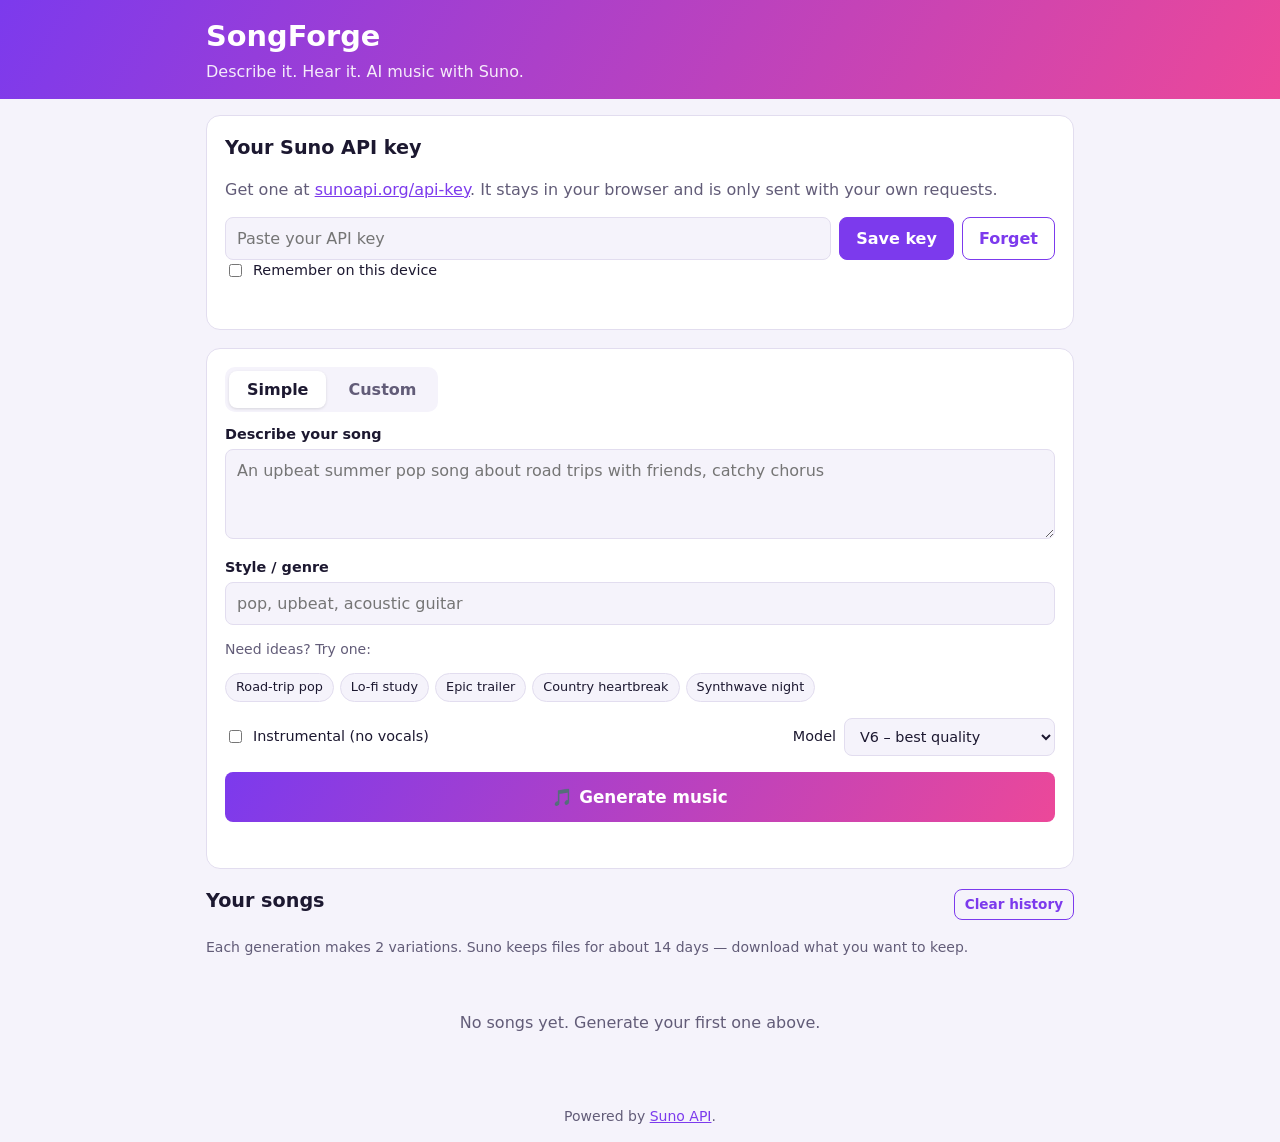
<file: music-app/index.html>
<!doctype html>
<html lang="en">
<head>
  <meta charset="utf-8">
  <meta name="viewport" content="width=device-width, initial-scale=1">
  <title>SongForge</title>
  <meta name="description" content="Generate AI music with the Suno API.">
  <link rel="stylesheet" href="style.css">
</head>
<body>
  <header class="topbar">
    <div class="wrap topbar-inner">
      <div>
        <h1>SongForge</h1>
        <p class="tagline">Describe it. Hear it. AI music with Suno.</p>
      </div>
      <div class="credits" id="credits" hidden>Credits: <strong id="creditsValue">–</strong></div>
    </div>
  </header>

  <main class="wrap">
    <!-- API key -->
    <section class="card" id="keyCard">
      <h2>Your Suno API key</h2>
      <p class="muted">Get one at <a href="https://sunoapi.org/api-key" target="_blank" rel="noopener">sunoapi.org/api-key</a>. It stays in your browser and is only sent with your own requests.</p>
      <form id="keyForm" class="row">
        <input id="apiKey" type="password" autocomplete="off" placeholder="Paste your API key" required>
        <button type="submit" class="btn">Save key</button>
        <button type="button" class="btn ghost" id="clearKey">Forget</button>
      </form>
      <label class="check"><input type="checkbox" id="rememberKey"> Remember on this device</label>
      <p class="status" id="keyStatus"></p>
    </section>

    <!-- Generator -->
    <section class="card">
      <div class="tabs" role="tablist">
        <button type="button" class="tab active" data-mode="simple" role="tab">Simple</button>
        <button type="button" class="tab" data-mode="custom" role="tab">Custom</button>
      </div>

      <form id="genForm">
        <div class="mode-simple">
          <label for="prompt">Describe your song</label>
          <textarea id="prompt" rows="3" maxlength="3000" placeholder="An upbeat summer pop song about road trips with friends, catchy chorus"></textarea>
          <label for="simpleStyle">Style / genre</label>
          <input id="simpleStyle" maxlength="1000" placeholder="pop, upbeat, acoustic guitar">
          <p class="muted small">Need ideas? Try one:</p>
          <div class="chips" id="ideaChips"></div>
        </div>

        <div class="mode-custom" hidden>
          <div class="grid2">
            <div>
              <label for="title">Title</label>
              <input id="title" maxlength="80" placeholder="Midnight Drive">
            </div>
            <div>
              <label for="style">Style / genre</label>
              <input id="style" maxlength="1000" placeholder="synthwave, retro, dreamy female vocals">
            </div>
          </div>
          <div class="lyrics-head">
            <label for="lyrics">Lyrics</label>
            <button type="button" class="btn small ghost" id="openLyrics">✨ Write lyrics with AI</button>
          </div>
          <textarea id="lyrics" rows="8" maxlength="5000" placeholder="[Verse]&#10;Neon lights across the dashboard glow&#10;&#10;[Chorus]&#10;..."></textarea>

          <details class="advanced">
            <summary>Advanced options</summary>
            <div class="grid2">
              <div>
                <label for="vocalGender">Vocal gender</label>
                <select id="vocalGender">
                  <option value="">Any</option>
                  <option value="f">Female</option>
                  <option value="m">Male</option>
                </select>
              </div>
              <div>
                <label for="duration">Length (seconds, 10–360)</label>
                <input id="duration" type="number" min="10" max="360" step="1" value="120">
              </div>
            </div>
            <label for="negativeTags">Avoid these styles</label>
            <input id="negativeTags" maxlength="1000" placeholder="heavy metal, screaming">
            <div class="grid2">
              <div>
                <label for="styleWeight">Style adherence <output id="styleWeightOut">0.65</output></label>
                <input id="styleWeight" type="range" min="0" max="1" step="0.05" value="0.65">
              </div>
              <div>
                <label for="weirdness">Weirdness <output id="weirdnessOut">0.50</output></label>
                <input id="weirdness" type="range" min="0" max="1" step="0.05" value="0.5">
              </div>
            </div>
          </details>
        </div>

        <div class="row options">
          <label class="check"><input type="checkbox" id="instrumental"> Instrumental (no vocals)</label>
          <label class="inline">Model
            <select id="model">
              <option value="V6">V6 – best quality</option>
              <option value="V6_MINI">V6 Mini – faster</option>
              <option value="V6_WILD">V6 Wild – experimental</option>
            </select>
          </label>
        </div>

        <button type="submit" class="btn primary big" id="genBtn">🎵 Generate music</button>
        <p class="status" id="genStatus" role="status" aria-live="polite"></p>
      </form>
    </section>

    <!-- Results -->
    <section>
      <div class="section-head">
        <h2>Your songs</h2>
        <button type="button" class="btn small ghost" id="clearHistory">Clear history</button>
      </div>
      <p class="muted small">Each generation makes 2 variations. Suno keeps files for about 14 days — download what you want to keep.</p>
      <div id="results" class="results"></div>
      <p class="muted empty" id="emptyMsg">No songs yet. Generate your first one above.</p>
    </section>
  </main>

  <!-- Lyrics dialog -->
  <dialog id="lyricsDialog">
    <form method="dialog" class="dialog-body" id="lyricsForm">
      <h2>Write lyrics with AI</h2>
      <label for="lyricsPrompt">What's the song about? (max 200 characters)</label>
      <input id="lyricsPrompt" maxlength="200" placeholder="Falling in love on a rainy night in the city">
      <div class="row">
        <button type="button" class="btn primary" id="lyricsGo">Generate lyrics</button>
        <button type="submit" class="btn ghost" value="cancel">Close</button>
      </div>
      <p class="status" id="lyricsStatus"></p>
      <div id="lyricsResults" class="lyrics-results"></div>
    </form>
  </dialog>

  <footer class="wrap muted small">Powered by <a href="https://docs.sunoapi.org" target="_blank" rel="noopener">Suno API</a>.</footer>

  <script src="app.js"></script>
</body>
</html>
</file>
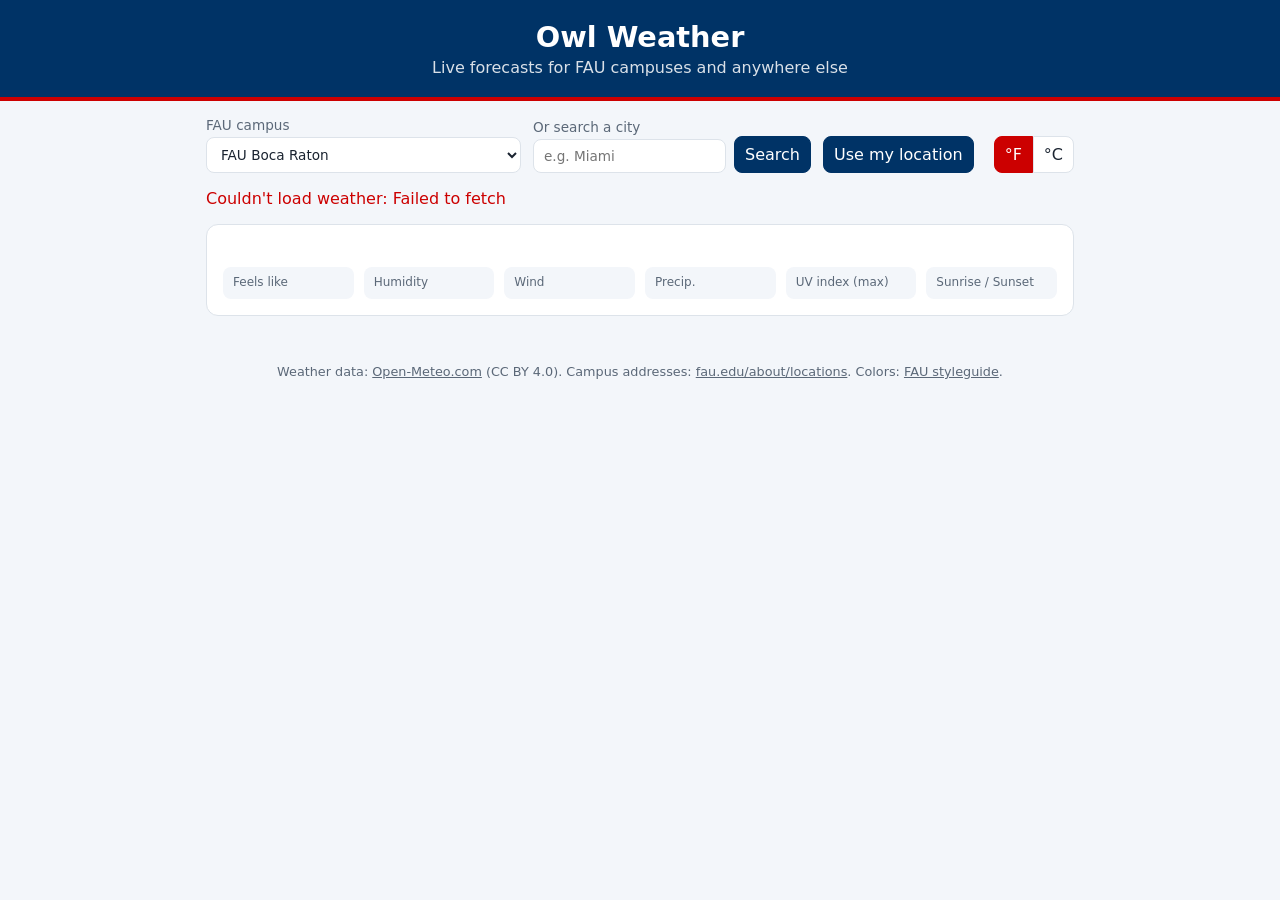
<file: weather-app/index.html>
<!doctype html>
<html lang="en">
<head>
  <meta charset="utf-8">
  <meta name="viewport" content="width=device-width, initial-scale=1">
  <title>Owl Weather</title>
  <link rel="stylesheet" href="style.css">
</head>
<body>
  <header class="topbar">
    <h1>Owl Weather</h1>
    <p class="tagline">Live forecasts for FAU campuses and anywhere else</p>
  </header>

  <main class="wrap">
    <section class="controls" aria-label="Choose a location">
      <label>
        <span>FAU campus</span>
        <select id="campus"></select>
      </label>
      <form id="search-form" class="search">
        <label>
          <span>Or search a city</span>
          <input id="search" type="search" placeholder="e.g. Miami" autocomplete="off">
        </label>
        <button type="submit">Search</button>
      </form>
      <button id="locate" type="button">Use my location</button>
      <div class="units" role="group" aria-label="Units">
        <button type="button" data-unit="fahrenheit" class="active">°F</button>
        <button type="button" data-unit="celsius">°C</button>
      </div>
    </section>

    <ul id="results" class="results" hidden></ul>
    <p id="status" class="status" role="status"></p>

    <section id="current" class="card current" hidden>
      <div>
        <h2 id="place"></h2>
        <p id="address" class="muted"></p>
        <p id="updated" class="muted small"></p>
      </div>
      <div class="now">
        <span id="icon" class="big-icon" aria-hidden="true"></span>
        <span id="temp" class="big-temp"></span>
      </div>
      <p id="desc" class="desc"></p>
      <dl class="stats">
        <div><dt>Feels like</dt><dd id="feels"></dd></div>
        <div><dt>Humidity</dt><dd id="humidity"></dd></div>
        <div><dt>Wind</dt><dd id="wind"></dd></div>
        <div><dt>Precip.</dt><dd id="precip"></dd></div>
        <div><dt>UV index (max)</dt><dd id="uv"></dd></div>
        <div><dt>Sunrise / Sunset</dt><dd id="sun"></dd></div>
      </dl>
    </section>

    <section class="card" id="hourly-card" hidden>
      <h3>Next 24 hours</h3>
      <div id="hourly" class="hourly"></div>
    </section>

    <section class="card" id="daily-card" hidden>
      <h3>7-day forecast</h3>
      <div id="daily" class="daily"></div>
    </section>
  </main>

  <footer class="foot">
    Weather data: <a href="https://open-meteo.com/" target="_blank" rel="noopener">Open-Meteo.com</a> (CC BY 4.0).
    Campus addresses: <a href="https://www.fau.edu/about/locations/" target="_blank" rel="noopener">fau.edu/about/locations</a>.
    Colors: <a href="https://www.fau.edu/styleguide/colors/" target="_blank" rel="noopener">FAU styleguide</a>.
  </footer>

  <script src="app.js"></script>
</body>
</html>
</file>
<file: music-app/style.css>
:root {
  --accent: #7c3aed;
  --accent-2: #ec4899;
  --bg: #f5f3fb;
  --card: #ffffff;
  --text: #1c1830;
  --muted: #625c78;
  --border: #e2ddef;
  --error: #c0262d;
  --ok: #13804b;
}
@media (prefers-color-scheme: dark) {
  :root {
    --bg: #110e1c;
    --card: #1b1729;
    --text: #ece9f6;
    --muted: #a39cba;
    --border: #2e2843;
    --error: #ff7b82;
    --ok: #4cd494;
  }
}
* { box-sizing: border-box; }
body {
  margin: 0;
  font-family: system-ui, -apple-system, "Segoe UI", Roboto, sans-serif;
  background: var(--bg);
  color: var(--text);
  line-height: 1.45;
}
a { color: var(--accent); }
.wrap { max-width: 900px; margin: 0 auto; padding: 16px; }
.muted { color: var(--muted); }
.small { font-size: .875rem; }

.topbar {
  background: linear-gradient(120deg, var(--accent), var(--accent-2));
  color: #fff;
}
.topbar-inner { display: flex; justify-content: space-between; align-items: center; gap: 12px; flex-wrap: wrap; }
.topbar h1 { margin: 0; font-size: 1.8rem; }
.tagline { margin: 2px 0 0; opacity: .9; }
.credits { background: rgba(255,255,255,.18); padding: 6px 12px; border-radius: 999px; }

.card {
  background: var(--card);
  border: 1px solid var(--border);
  border-radius: 14px;
  padding: 18px;
  margin-bottom: 18px;
}
.card h2, section h2 { margin: 0 0 8px; font-size: 1.2rem; }

label { display: block; font-weight: 600; font-size: .9rem; margin: 12px 0 4px; }
label.check, label.inline { display: inline-flex; align-items: center; gap: 8px; margin: 0; font-weight: 500; }
input, textarea, select {
  width: 100%;
  font: inherit;
  color: inherit;
  background: var(--bg);
  border: 1px solid var(--border);
  border-radius: 8px;
  padding: 9px 11px;
}
input[type="checkbox"] { width: auto; }
input[type="range"] { padding: 0; accent-color: var(--accent); }
label.inline select { width: auto; }
textarea { resize: vertical; }
input:focus, textarea:focus, select:focus { outline: 2px solid var(--accent); outline-offset: 1px; }

.row { display: flex; gap: 8px; flex-wrap: wrap; align-items: center; }
.row input:not([type="checkbox"]) { flex: 1 1 220px; }
.row.options { justify-content: space-between; margin: 16px 0; }
.grid2 { display: grid; grid-template-columns: 1fr 1fr; gap: 0 14px; }
@media (max-width: 600px) { .grid2 { grid-template-columns: 1fr; } }

.btn {
  font: inherit;
  font-weight: 600;
  border: 1px solid var(--accent);
  background: var(--accent);
  color: #fff;
  padding: 9px 16px;
  border-radius: 8px;
  cursor: pointer;
  text-decoration: none;
  display: inline-block;
}
.btn:hover { filter: brightness(1.08); }
.btn:disabled { opacity: .55; cursor: not-allowed; }
.btn.ghost { background: transparent; color: var(--accent); }
.btn.small { padding: 5px 10px; font-size: .85rem; }
.btn.big { width: 100%; padding: 13px; font-size: 1.05rem; }
.btn.primary { background: linear-gradient(120deg, var(--accent), var(--accent-2)); border: 0; }

.tabs { display: flex; gap: 4px; background: var(--bg); padding: 4px; border-radius: 10px; margin-bottom: 8px; width: fit-content; }
.tab { font: inherit; border: 0; background: transparent; color: var(--muted); padding: 7px 18px; border-radius: 8px; cursor: pointer; font-weight: 600; }
.tab.active { background: var(--card); color: var(--text); box-shadow: 0 1px 3px rgba(0,0,0,.12); }

.chips { display: flex; flex-wrap: wrap; gap: 6px; margin-top: 8px; }
.chip { font: inherit; font-size: .8rem; border: 1px solid var(--border); background: var(--bg); color: var(--text); padding: 4px 10px; border-radius: 999px; cursor: pointer; }
.chip:hover { border-color: var(--accent); }

.lyrics-head { display: flex; justify-content: space-between; align-items: flex-end; gap: 8px; }
.advanced { margin-top: 14px; border-top: 1px solid var(--border); padding-top: 10px; }
.advanced summary { cursor: pointer; font-weight: 600; color: var(--muted); }
output { font-weight: 400; color: var(--muted); margin-left: 4px; }

.status { min-height: 1.2em; margin: 10px 0 0; font-size: .92rem; }
.status.error { color: var(--error); }
.status.ok { color: var(--ok); }

.section-head { display: flex; justify-content: space-between; align-items: center; }
.results { display: grid; gap: 14px; }
.empty { text-align: center; padding: 24px 0; }

.task { background: var(--card); border: 1px solid var(--border); border-radius: 14px; padding: 14px; }
.task-head { display: flex; justify-content: space-between; gap: 8px; flex-wrap: wrap; font-size: .85rem; color: var(--muted); margin-bottom: 10px; }
.task-head .prompt { color: var(--text); font-weight: 600; flex: 1 1 60%; overflow-wrap: anywhere; }
.badge { padding: 2px 8px; border-radius: 999px; background: var(--bg); border: 1px solid var(--border); font-size: .75rem; white-space: nowrap; }
.badge.working::before { content: ""; display: inline-block; width: 8px; height: 8px; margin-right: 6px; border-radius: 50%; background: var(--accent); animation: pulse 1s infinite alternate; }
.badge.failed { color: var(--error); border-color: var(--error); }
@keyframes pulse { from { opacity: .3; } to { opacity: 1; } }

.tracks { display: grid; grid-template-columns: repeat(auto-fit, minmax(260px, 1fr)); gap: 12px; }
.track { display: flex; gap: 12px; background: var(--bg); border-radius: 10px; padding: 10px; }
.track img, .track .ph { width: 84px; height: 84px; border-radius: 8px; object-fit: cover; flex: none; background: linear-gradient(135deg, var(--accent), var(--accent-2)); }
.track-body { flex: 1; min-width: 0; display: flex; flex-direction: column; gap: 6px; }
.track-title { font-weight: 700; white-space: nowrap; overflow: hidden; text-overflow: ellipsis; }
.track-meta { font-size: .78rem; color: var(--muted); white-space: nowrap; overflow: hidden; text-overflow: ellipsis; }
.track audio { width: 100%; height: 36px; }
.track-actions { display: flex; gap: 6px; flex-wrap: wrap; }
.track details { font-size: .82rem; }
.track pre { white-space: pre-wrap; font-family: inherit; margin: 6px 0 0; max-height: 200px; overflow: auto; }

dialog { border: 1px solid var(--border); border-radius: 14px; padding: 0; background: var(--card); color: var(--text); width: min(640px, calc(100% - 32px)); }
dialog::backdrop { background: rgba(10, 5, 25, .55); }
.dialog-body { padding: 18px; }
.dialog-body .row { margin-top: 12px; }
.lyrics-results { display: grid; gap: 10px; margin-top: 10px; }
.lyric-opt { border: 1px solid var(--border); border-radius: 10px; padding: 10px; background: var(--bg); }
.lyric-opt pre { white-space: pre-wrap; font-family: inherit; margin: 6px 0; max-height: 220px; overflow: auto; }

footer { text-align: center; padding-bottom: 32px; }
</file>
<file: weather-app/style.css>
:root {
  --fau-blue: #003366;   /* FAU Blue, per fau.edu/styleguide/colors */
  --fau-red: #cc0000;    /* FAU Red */
  --bg: #f3f6fa;
  --card: #ffffff;
  --text: #1a2330;
  --muted: #5b6878;
  --border: #dde3ea;
}
@media (prefers-color-scheme: dark) {
  :root {
    --bg: #0d1520;
    --card: #162232;
    --text: #e8eef5;
    --muted: #9aa8b8;
    --border: #26354a;
  }
}
* { box-sizing: border-box; }
body {
  margin: 0;
  font-family: system-ui, -apple-system, "Segoe UI", Roboto, sans-serif;
  background: var(--bg);
  color: var(--text);
}
.topbar {
  background: var(--fau-blue);
  color: #fff;
  padding: 20px 16px;
  border-bottom: 4px solid var(--fau-red);
  text-align: center;
}
.topbar h1 { margin: 0; font-size: 1.8rem; }
.tagline { margin: 4px 0 0; opacity: .85; }
.wrap { max-width: 900px; margin: 0 auto; padding: 16px; }

.controls {
  display: flex; flex-wrap: wrap; gap: 12px; align-items: flex-end;
  margin-bottom: 12px;
}
.controls label { display: flex; flex-direction: column; gap: 4px; font-size: .85rem; color: var(--muted); }
.search { display: flex; gap: 8px; align-items: flex-end; }
select, input, button {
  font: inherit; padding: 8px 10px; border-radius: 8px;
  border: 1px solid var(--border); background: var(--card); color: var(--text);
}
button { cursor: pointer; background: var(--fau-blue); color: #fff; border-color: var(--fau-blue); }
button:hover { filter: brightness(1.15); }
.units { display: flex; margin-left: auto; }
.units button { background: var(--card); color: var(--text); border-color: var(--border); border-radius: 0; }
.units button:first-child { border-radius: 8px 0 0 8px; }
.units button:last-child { border-radius: 0 8px 8px 0; }
.units button.active { background: var(--fau-red); border-color: var(--fau-red); color: #fff; }

.results {
  list-style: none; padding: 0; margin: 0 0 12px;
  background: var(--card); border: 1px solid var(--border); border-radius: 8px;
}
.results li button {
  width: 100%; text-align: left; background: none; color: var(--text);
  border: 0; border-bottom: 1px solid var(--border); border-radius: 0;
}
.results li:last-child button { border-bottom: 0; }
.results li button:hover { background: var(--bg); }

.status { min-height: 1.2em; color: var(--muted); }
.status.error { color: var(--fau-red); }

.card {
  background: var(--card); border: 1px solid var(--border);
  border-radius: 12px; padding: 16px; margin-bottom: 16px;
}
.card h3 { margin: 0 0 12px; color: var(--fau-blue); }
@media (prefers-color-scheme: dark) { .card h3 { color: #8fb8e6; } }

.current { display: grid; grid-template-columns: 1fr auto; gap: 8px 16px; align-items: center; }
.current h2 { margin: 0; }
.muted { color: var(--muted); margin: 2px 0; }
.small { font-size: .8rem; }
.now { display: flex; align-items: center; gap: 8px; }
.big-icon { font-size: 3rem; }
.big-temp { font-size: 3.2rem; font-weight: 700; }
.desc { grid-column: 1 / -1; margin: 0; font-size: 1.1rem; }
.stats {
  grid-column: 1 / -1; display: grid;
  grid-template-columns: repeat(auto-fit, minmax(130px, 1fr));
  gap: 10px; margin: 8px 0 0;
}
.stats div { background: var(--bg); border-radius: 8px; padding: 8px 10px; }
.stats dt { font-size: .75rem; color: var(--muted); }
.stats dd { margin: 2px 0 0; font-weight: 600; }

.hourly { display: flex; gap: 8px; overflow-x: auto; padding-bottom: 4px; }
.hour {
  flex: 0 0 72px; text-align: center; background: var(--bg);
  border-radius: 8px; padding: 8px 4px; font-size: .85rem;
}
.hour .i { font-size: 1.4rem; display: block; margin: 4px 0; }
.hour .p { color: var(--muted); font-size: .75rem; }

.daily { display: flex; flex-direction: column; }
.day {
  display: grid; grid-template-columns: 90px 36px 1fr auto; gap: 10px;
  align-items: center; padding: 8px 0; border-bottom: 1px solid var(--border);
}
.day:last-child { border-bottom: 0; }
.day .i { font-size: 1.4rem; }
.day .d { color: var(--muted); font-size: .9rem; }
.day .t { font-weight: 600; white-space: nowrap; }
.day .t span { color: var(--muted); font-weight: 400; }

.foot { text-align: center; color: var(--muted); font-size: .8rem; padding: 16px; }
.foot a { color: inherit; }

@media (max-width: 560px) {
  .units { margin-left: 0; }
  .current { grid-template-columns: 1fr; }
  .day { grid-template-columns: 70px 30px 1fr auto; }
  .day .d { font-size: .8rem; }
}
</file>
